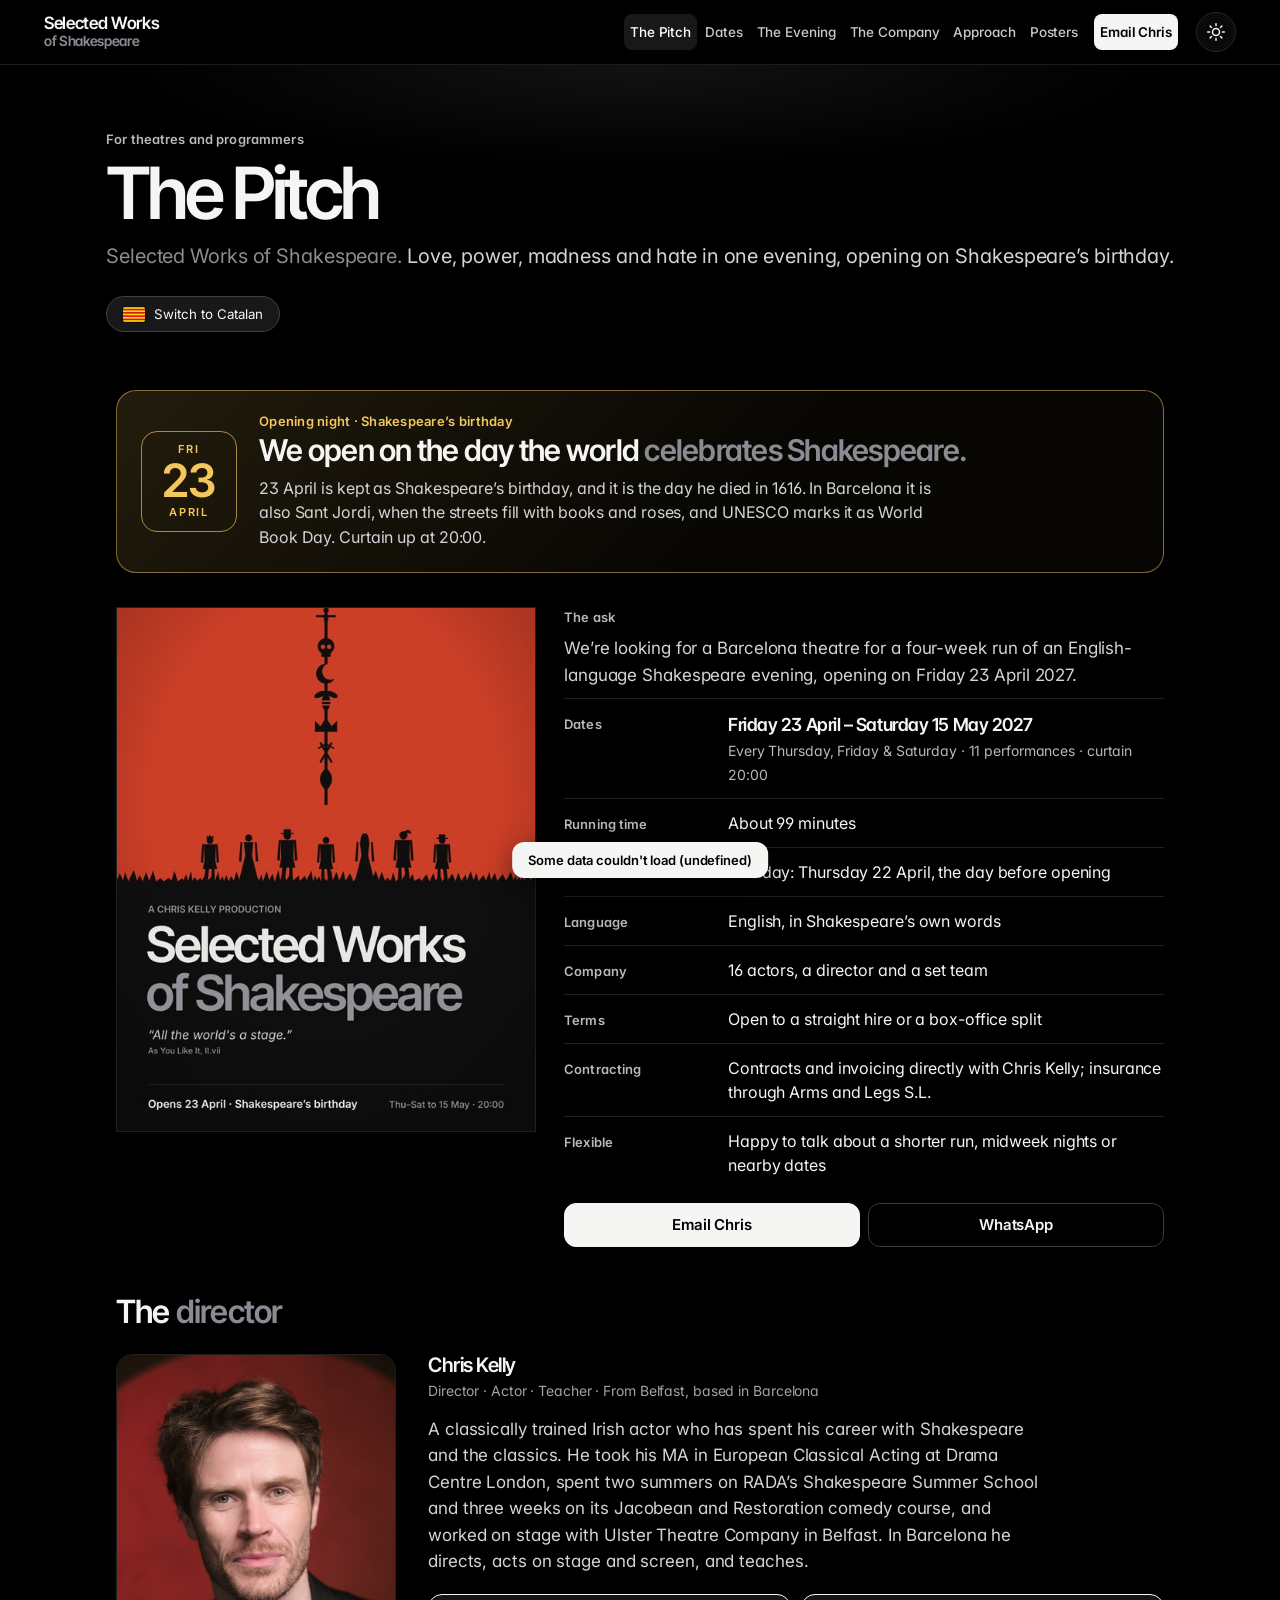
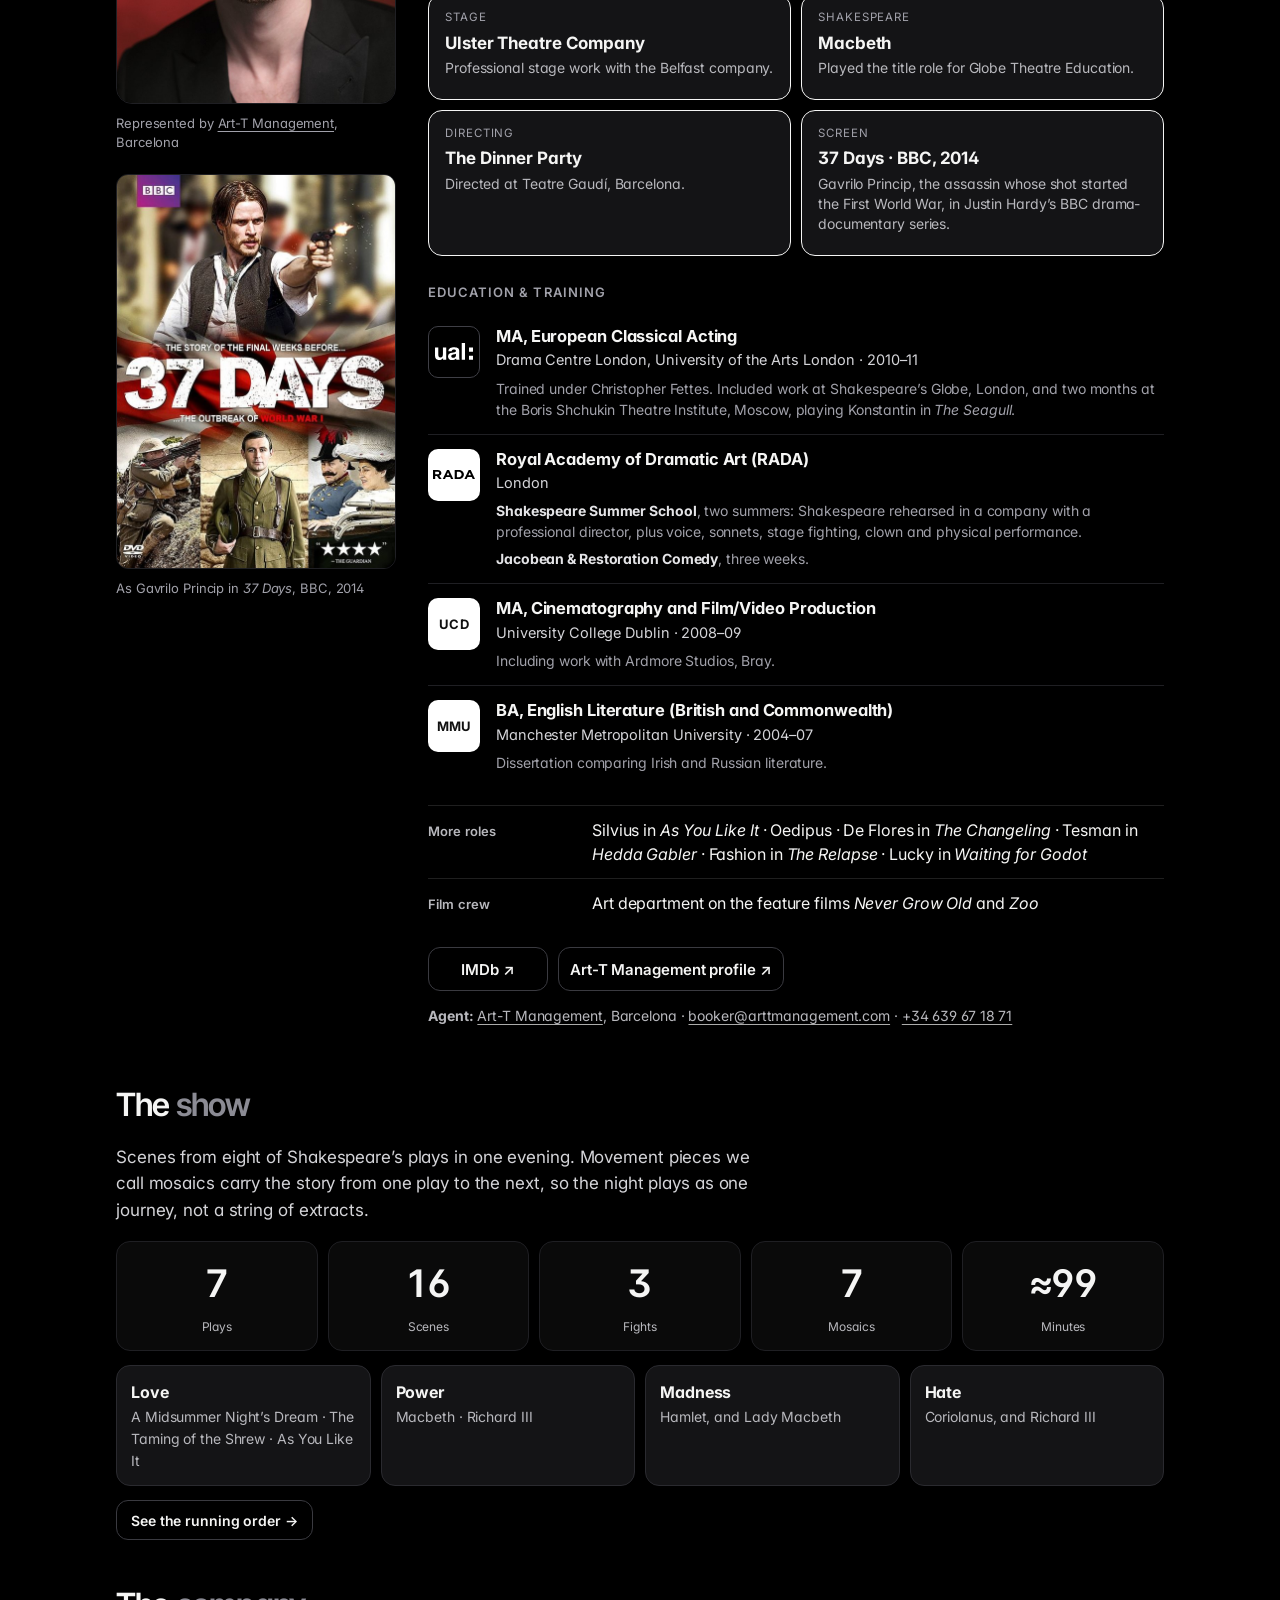
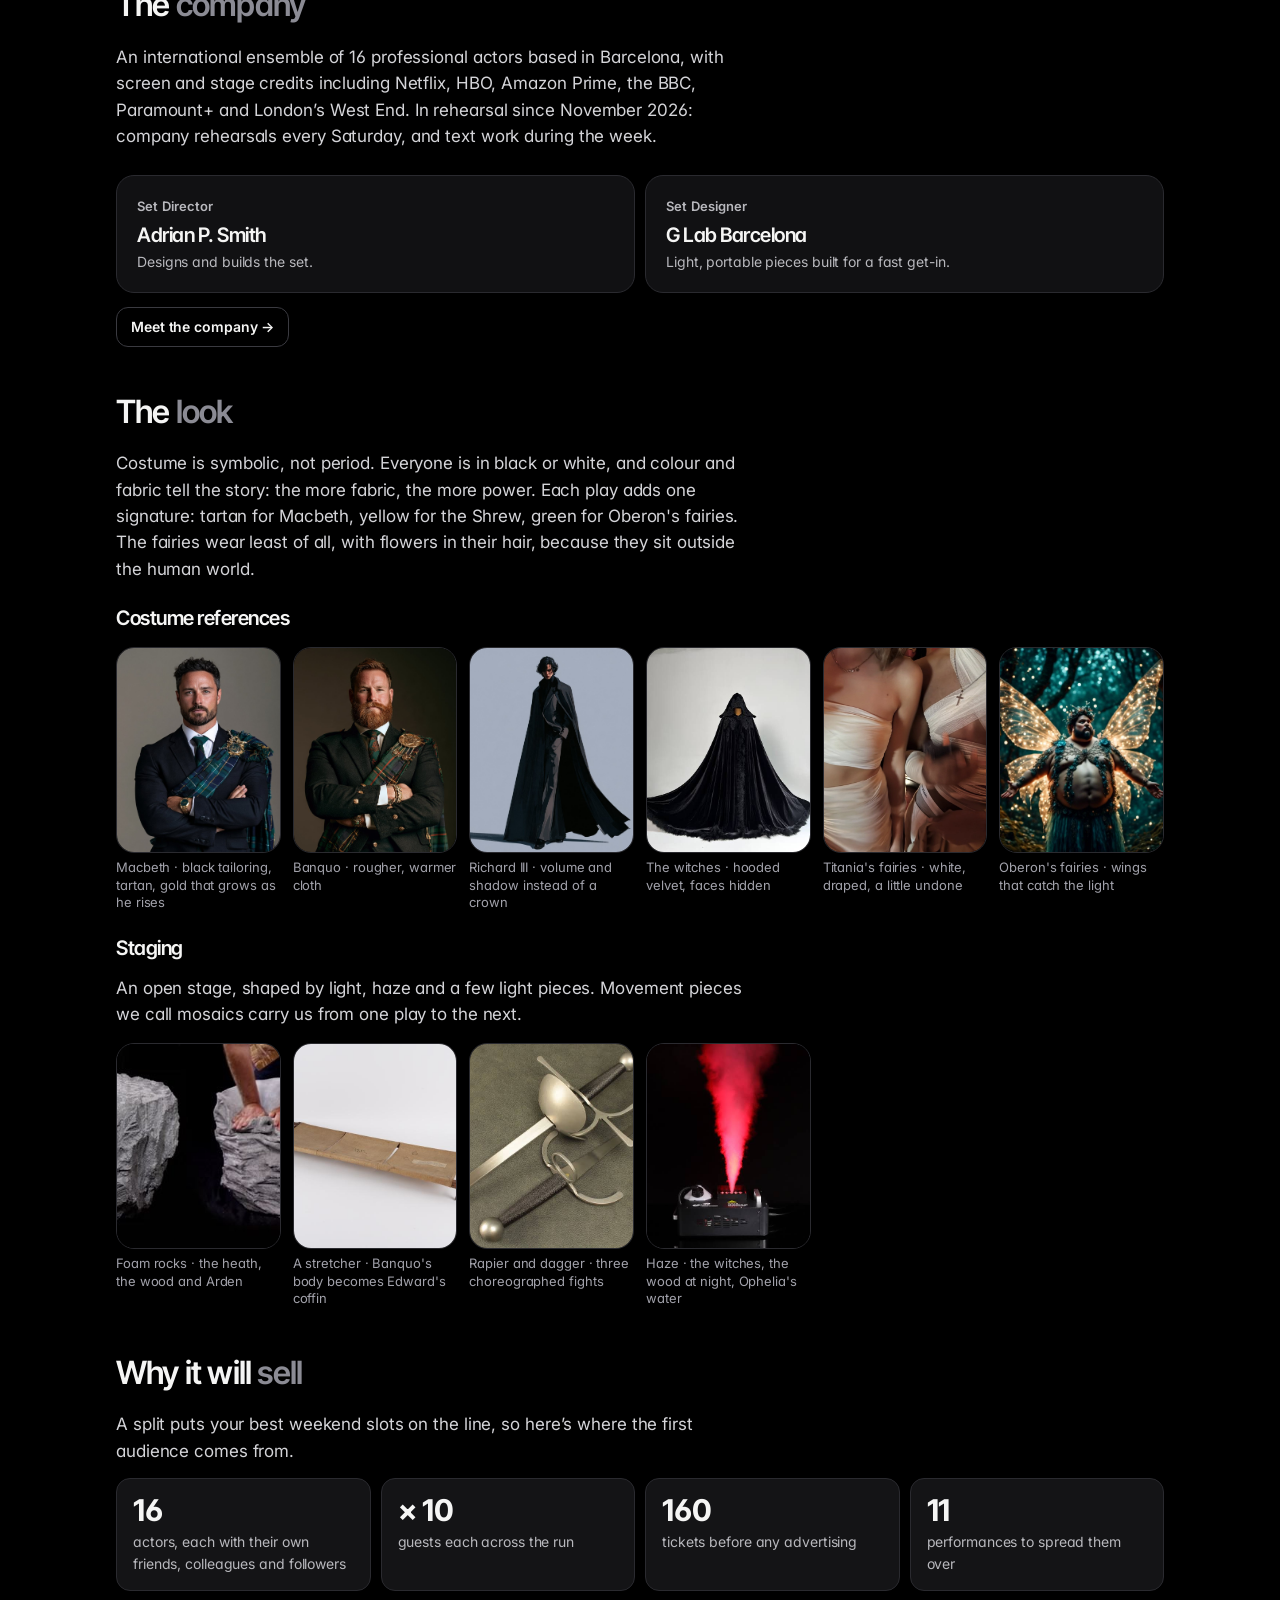
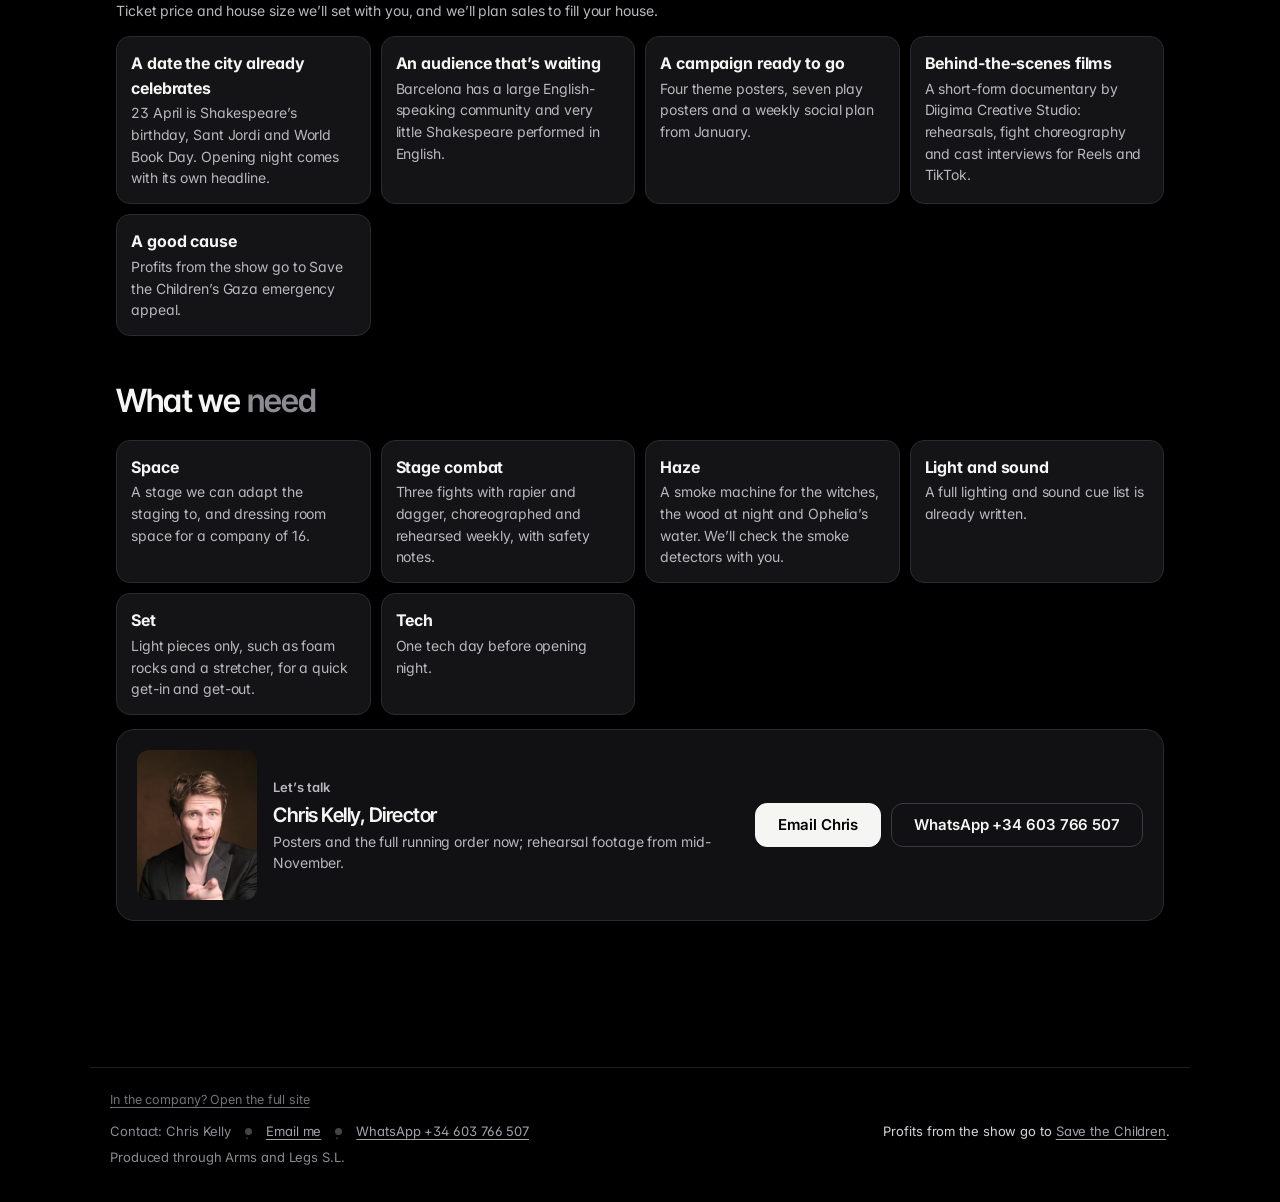
<file: pitch/index.html>
<!DOCTYPE html>
<html lang="en">
<head>
<meta charset="utf-8">
<title>The Pitch · Selected Works of Shakespeare</title>
<meta name="viewport" content="width=device-width,initial-scale=1">
<meta name="description" content="For theatres and programmers: an English-language Shakespeare evening for Barcelona, opening Friday 23 April 2027, Shakespeare's birthday.">
<meta property="og:type" content="website">
<meta property="og:site_name" content="Selected Works of Shakespeare">
<meta property="og:title" content="Selected Works of Shakespeare · The Pitch">
<meta property="og:description" content="Love · Power · Madness · Hate. An English-language Shakespeare evening for Barcelona, opening Friday 23 April 2027, Shakespeare's birthday.">
<meta property="og:url" content="https://shakespeareshow.actor/pitch/">
<meta property="og:image" content="https://shakespeareshow.actor/posters/share.jpg">
<meta property="og:image:width" content="1200">
<meta property="og:image:height" content="630">
<meta name="twitter:card" content="summary_large_image">
<link rel="canonical" href="https://shakespeareshow.actor/?venue#pitch">
<meta http-equiv="refresh" content="0; url=/?venue#pitch">
<script>location.replace("/?venue#pitch")</script>
</head>
<body><p><a href="/?venue#pitch">Open the pitch</a></p></body>
</html>
</file>
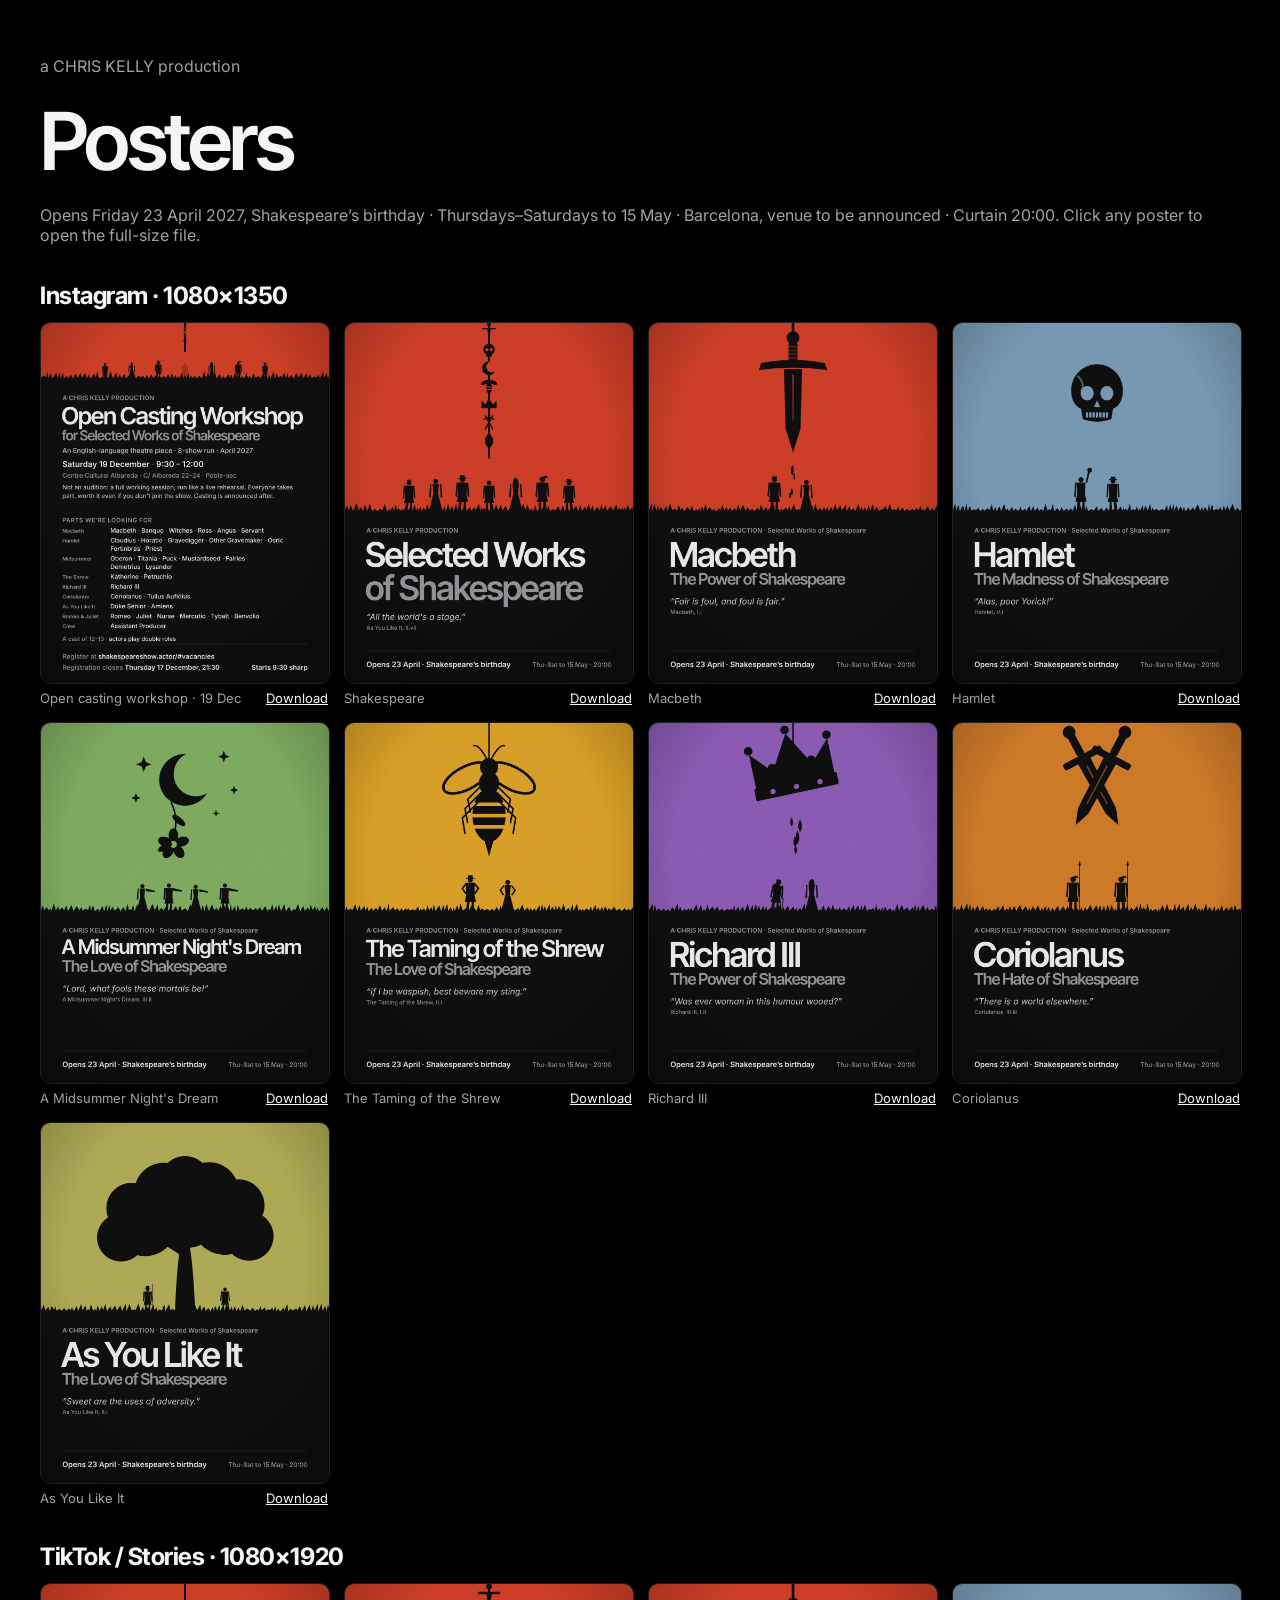
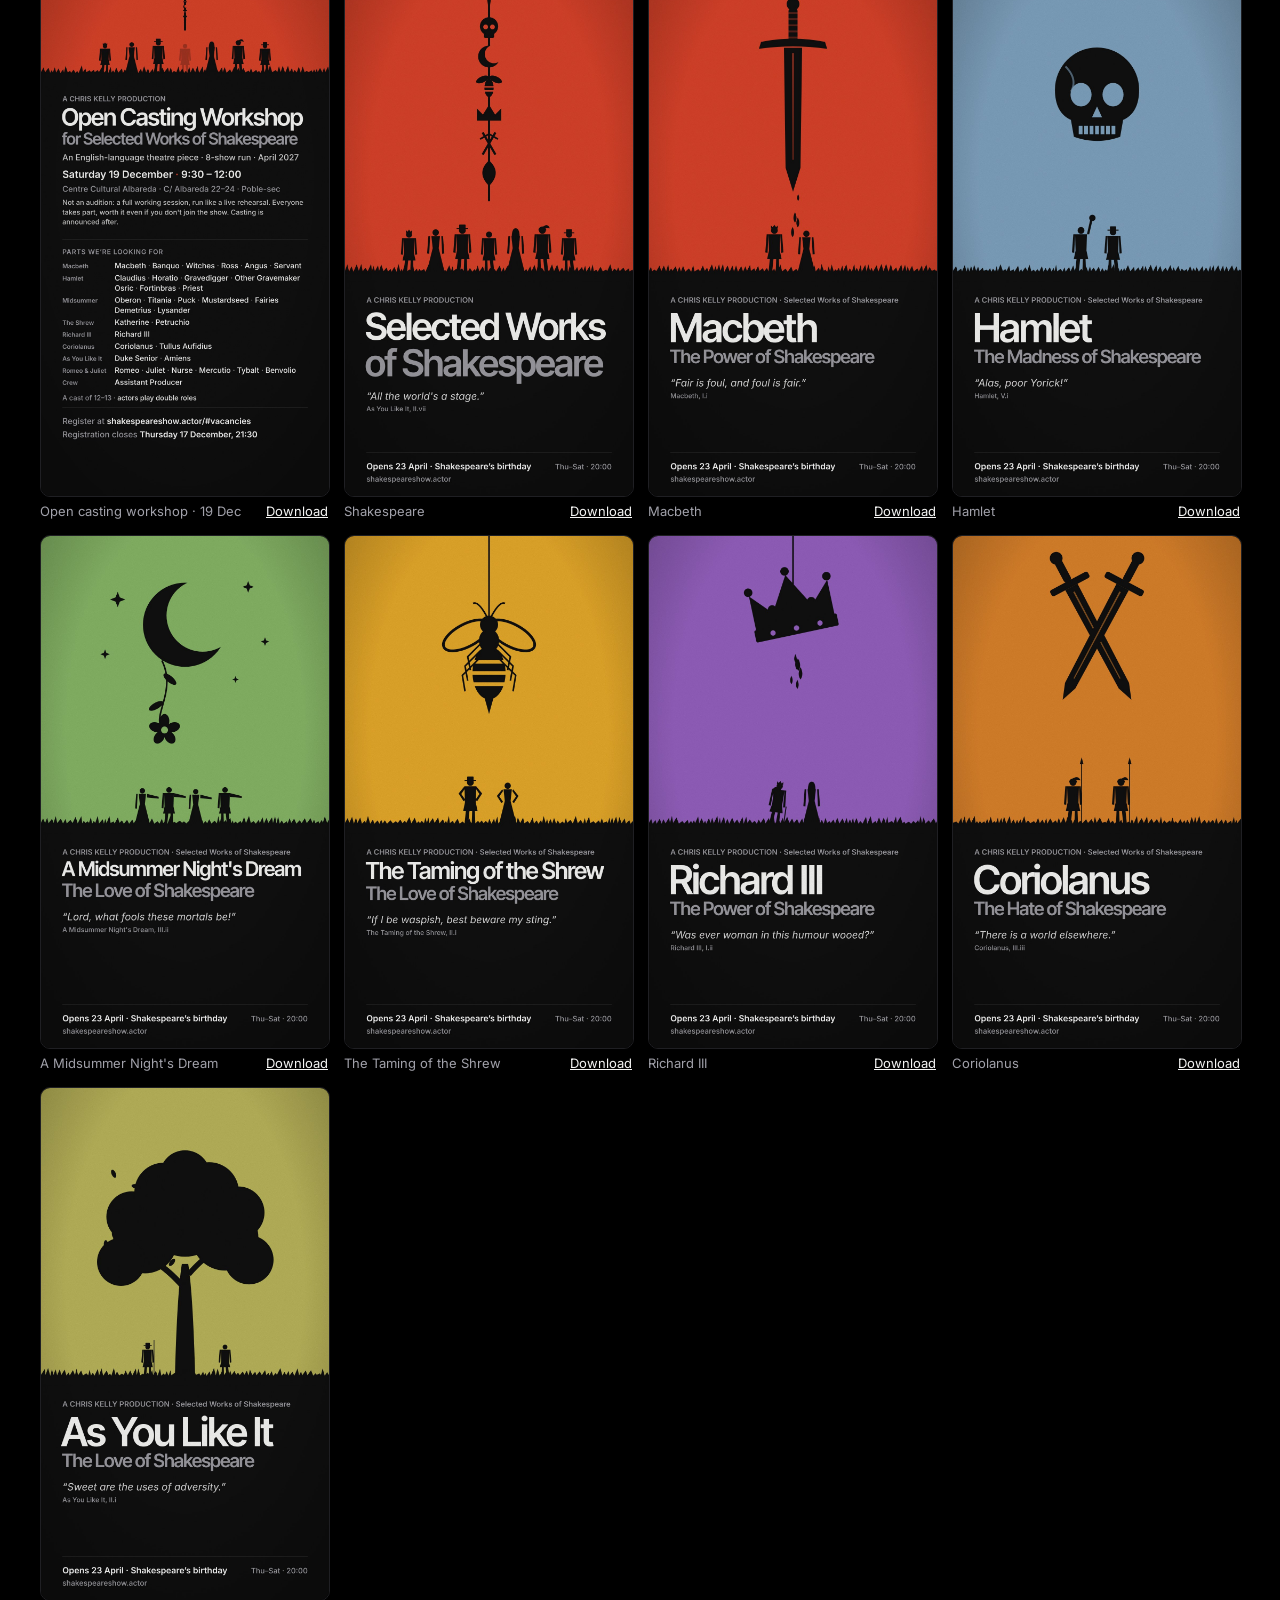
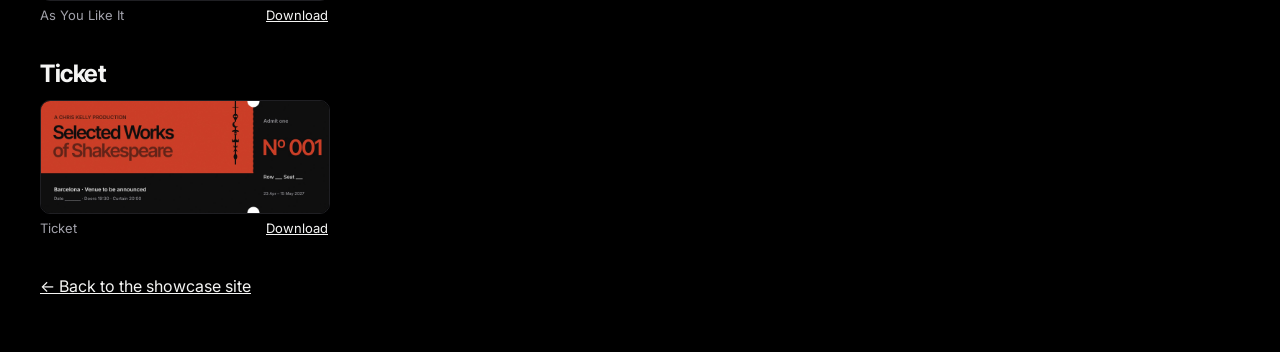
<file: posters/index.html>
<!DOCTYPE html><html lang="en"><head><meta charset="utf-8"><meta name="viewport" content="width=device-width,initial-scale=1"><title>Posters · Shakespeare Showcase</title>
<link href="https://fonts.googleapis.com/css2?family=Inter:wght@400;600&family=Inter+Tight:wght@600&display=swap" rel="stylesheet">
<style>body{margin:0;background:#000;color:#f5f5f4;font-family:Inter,system-ui,sans-serif}main{max-width:1200px;margin:0 auto;padding:40px 20px}h1{font-family:"Inter Tight",Inter;font-weight:600;letter-spacing:-.04em;font-size:clamp(40px,7vw,80px);margin:0 0 6px}p{color:#a1a1aa}h2{font-family:"Inter Tight";letter-spacing:-.02em;margin:36px 0 12px}.g{display:grid;grid-template-columns:repeat(auto-fill,minmax(230px,1fr));gap:16px}figure{margin:0}img{width:100%;display:block;border-radius:10px;border:1px solid #1f1f23}figcaption{display:flex;justify-content:space-between;font-size:13px;color:#a1a1aa;margin-top:6px}a{color:#f5f5f4}</style></head><body><main>
<p>a CHRIS KELLY production</p><h1>Posters</h1><p>Opens Friday 23 April 2027, Shakespeare’s birthday · Thursdays–Saturdays to 15 May · Barcelona, venue to be announced · Curtain 20:00. Click any poster to open the full-size file.</p>
<h2>Instagram · 1080×1350</h2><div class="g" id="ig"></div><h2>TikTok / Stories · 1080×1920</h2><div class="g" id="st"></div><h2>Ticket</h2><div class="g"><figure><a href="jpg/ticket.jpg"><img src="jpg/ticket.jpg" alt="Ticket"></a><figcaption>Ticket<a href="jpg/ticket.jpg" download>Download</a></figcaption></figure></div>
<p style="margin-top:40px"><a href="../">← Back to the showcase site</a></p></main>
<script>const P=[["casting","Open casting workshop · 19 Dec"],["company","Shakespeare"],["macbeth","Macbeth"],["hamlet","Hamlet"],["midsummer","A Midsummer Night's Dream"],["shrew","The Taming of the Shrew"],["richard","Richard III"],["coriolanus","Coriolanus"],["ayli","As You Like It"]];
for(const [s,id] of [["ig","ig"],["story","st"]])document.getElementById(id).innerHTML=P.map(([k,l])=>`<figure><a href="jpg/${k}-${s}.jpg"><img src="jpg/${k}-${s}.jpg" alt="${l} poster" loading="lazy"></a><figcaption>${l}<a href="jpg/${k}-${s}.jpg" download>Download</a></figcaption></figure>`).join("")</script></body></html>
</file>
